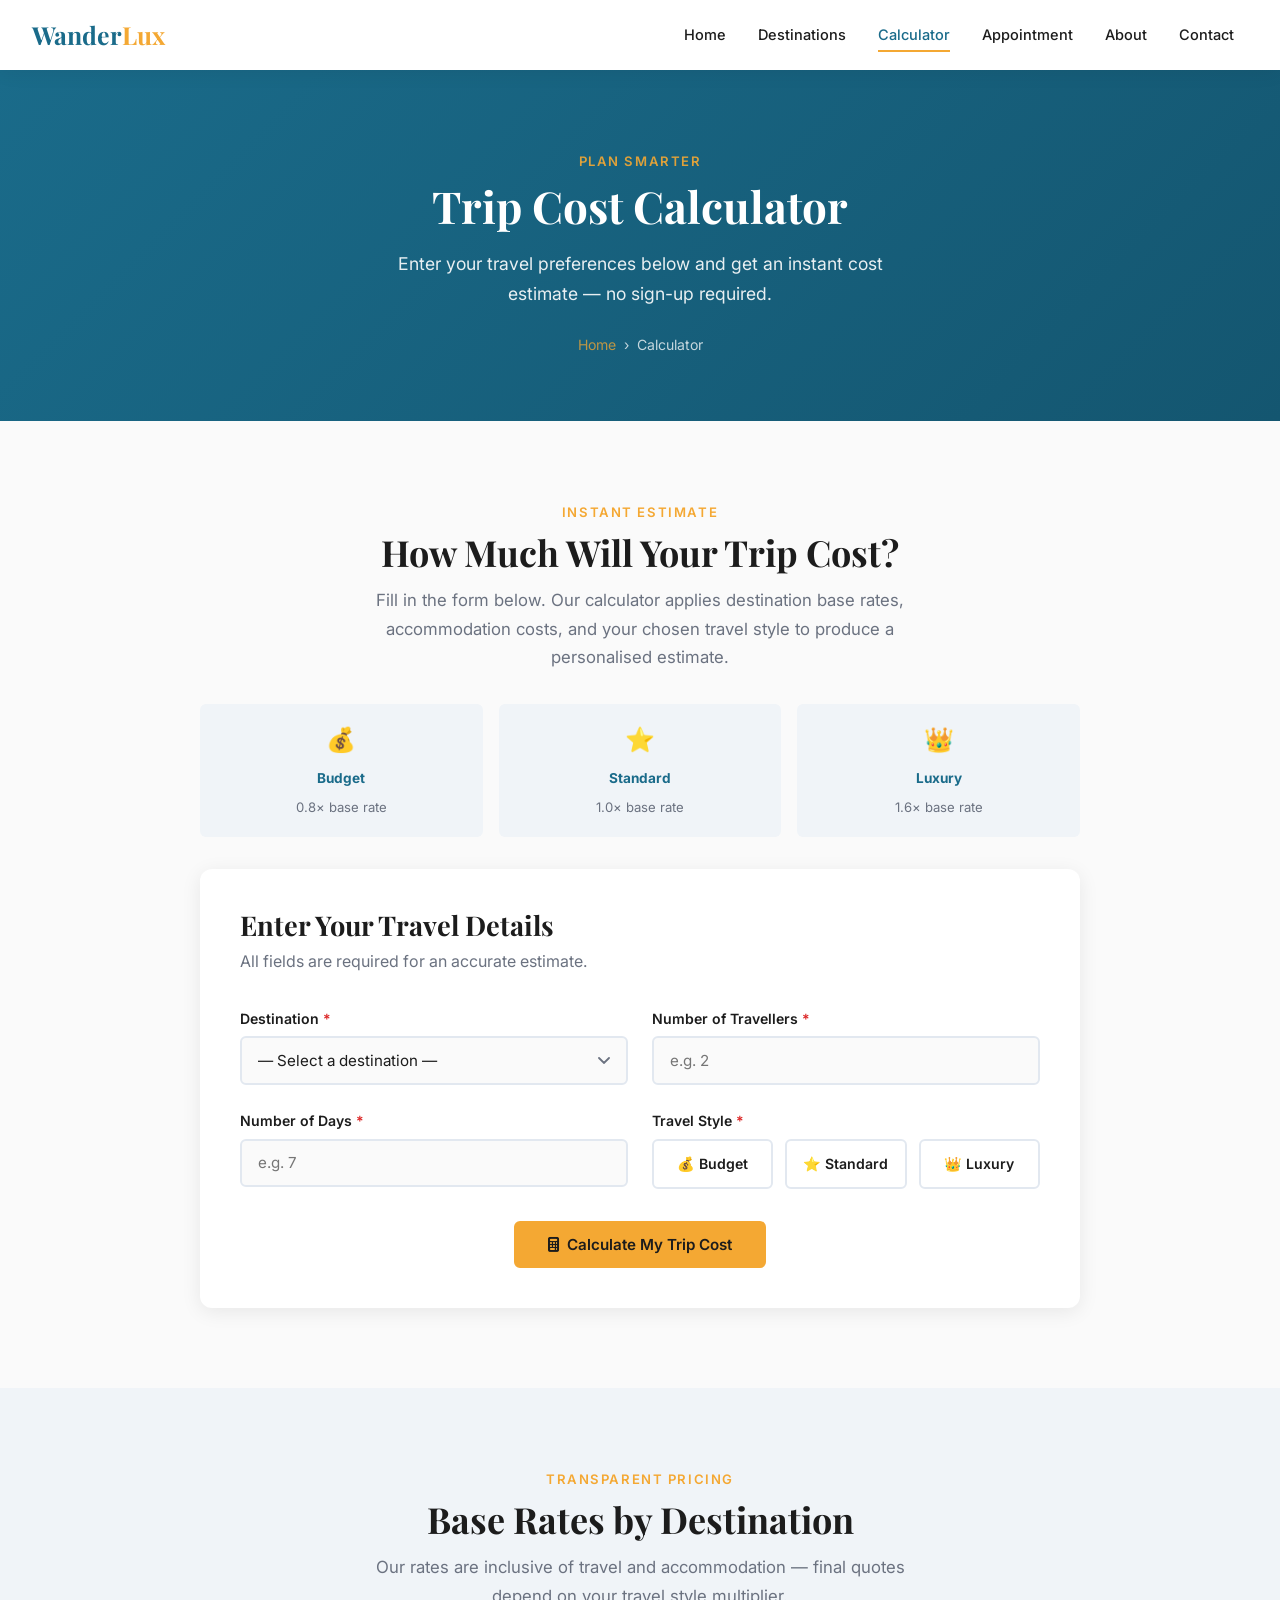
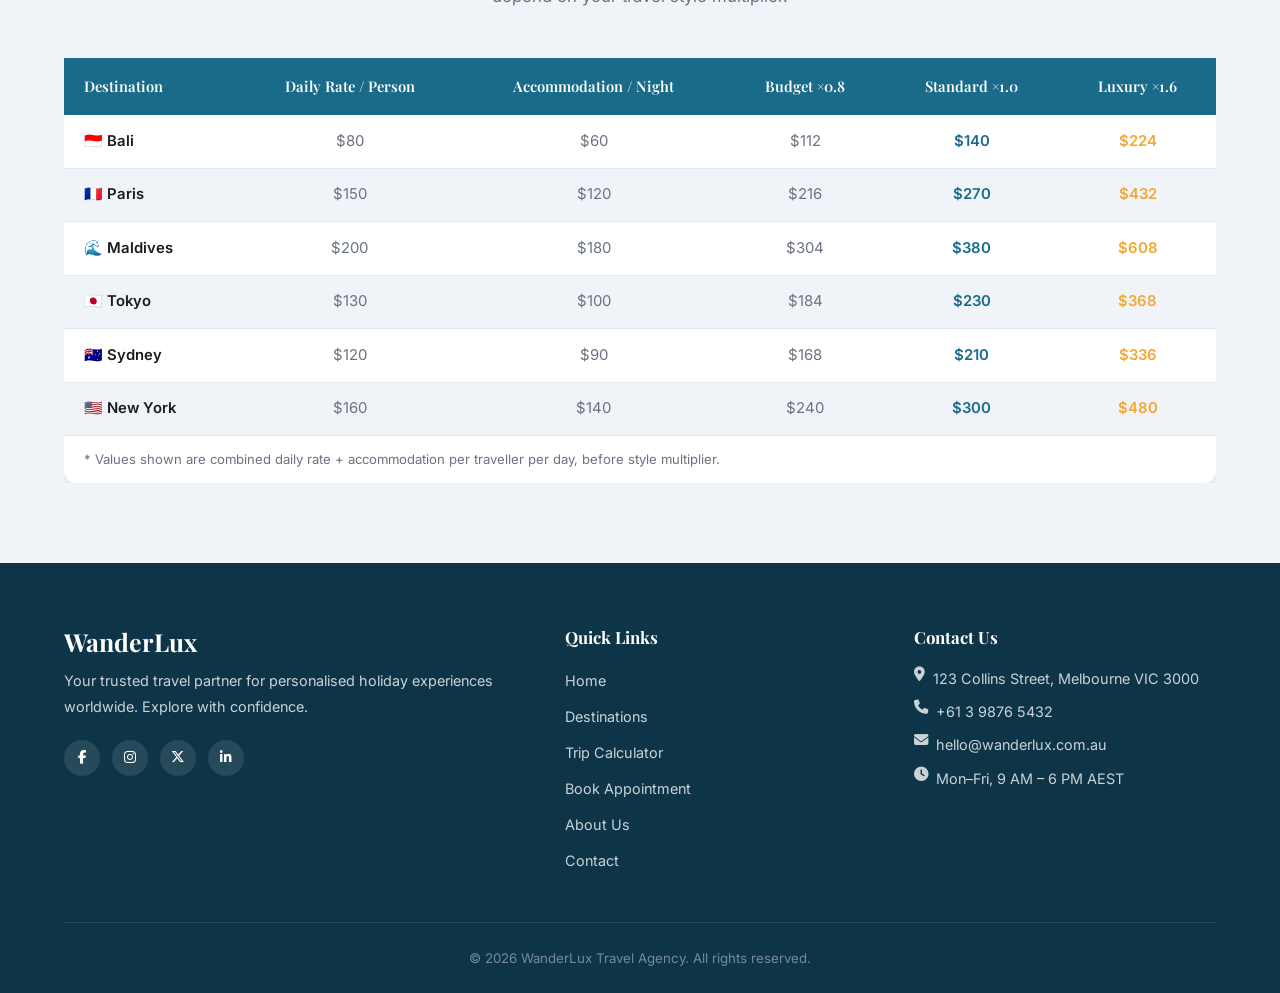
<file: calculator.html>
<!DOCTYPE html>
<html lang="en">
<head>
  <meta charset="UTF-8">
  <meta name="viewport" content="width=device-width, initial-scale=1.0">
  <meta name="description" content="Use the WanderLux Trip Cost Calculator to instantly estimate your travel costs by destination, travellers, duration, and travel style.">
  <meta name="keywords" content="trip cost calculator, travel budget, holiday cost estimate, WanderLux">
  <title>Trip Cost Calculator | WanderLux Travel Agency</title>
  <link rel="preconnect" href="https://fonts.googleapis.com">
  <link rel="preconnect" href="https://fonts.gstatic.com" crossorigin>
  <link rel="stylesheet" href="https://cdnjs.cloudflare.com/ajax/libs/font-awesome/6.5.1/css/all.min.css">
  <link rel="stylesheet" href="css/style.css">
</head>
<body>

  <a href="#main" class="skip-link">Skip to main content</a>

  <header>
    <nav class="navbar" role="navigation" aria-label="Main navigation">
      <a href="index.html" class="nav-logo" aria-label="WanderLux home">Wander<span>Lux</span></a>
      <button class="hamburger" aria-label="Toggle navigation menu" aria-expanded="false" aria-controls="nav-links">
        <span></span><span></span><span></span>
      </button>
      <ul class="nav-links" id="nav-links" role="list">
        <li><a href="index.html">Home</a></li>
        <li><a href="destinations.html">Destinations</a></li>
        <li><a href="calculator.html">Calculator</a></li>
        <li><a href="appointment.html">Appointment</a></li>
        <li><a href="about.html">About</a></li>
        <li><a href="contact.html">Contact</a></li>
      </ul>
    </nav>
  </header>

  <main id="main">

    <!-- Page Hero -->
    <section class="page-hero" aria-labelledby="page-title">
      <div class="container">
        <span class="eyebrow">Plan Smarter</span>
        <h1 id="page-title">Trip Cost Calculator</h1>
        <p>Enter your travel preferences below and get an instant cost estimate — no sign-up required.</p>
        <nav class="breadcrumb" aria-label="Breadcrumb">
          <a href="index.html">Home</a>
          <span aria-hidden="true">›</span>
          <span aria-current="page">Calculator</span>
        </nav>
      </div>
    </section>

    <!--  Calculator  -->
    <section class="section" aria-labelledby="calc-heading">
      <div class="container">
        <div class="calculator-wrapper">

          <!-- How it works -->
          <div class="section-header section-header--mb reveal">
            <span class="eyebrow">Instant Estimate</span>
            <h2 id="calc-heading">How Much Will Your Trip Cost?</h2>
            <p>Fill in the form below. Our calculator applies destination base rates, accommodation costs, and your chosen travel style to produce a personalised estimate.</p>
          </div>

          <!-- Rate info cards -->
          <div class="calc-hint-strip reveal">
            <div class="calc-hint-card">
              <span class="icon" aria-hidden="true">&#x1F4B0;</span>
              <strong>Budget</strong>
              <small>0.8× base rate</small>
            </div>
            <div class="calc-hint-card">
              <span class="icon" aria-hidden="true">&#x2B50;</span>
              <strong>Standard</strong>
              <small>1.0× base rate</small>
            </div>
            <div class="calc-hint-card">
              <span class="icon" aria-hidden="true">&#x1F451;</span>
              <strong>Luxury</strong>
              <small>1.6× base rate</small>
            </div>
          </div>

          <!-- Calculator Form -->
          <div class="calc-card reveal">
            <h2>Enter Your Travel Details</h2>
            <p class="subtitle">All fields are required for an accurate estimate.</p>

            <form id="calc-form" novalidate aria-label="Trip cost calculator form">
              <div class="calc-grid">

                <!-- Destination -->
                <div class="form-group">
                  <label for="destination">Destination <span class="req" aria-hidden="true">*</span></label>
                  <select id="destination" name="destination" required aria-required="true" aria-describedby="destination-err">
                    <option value="">— Select a destination —</option>
                    <option value="bali">Bali, Indonesia</option>
                    <option value="paris">Paris, France</option>
                    <option value="maldives">Maldives</option>
                    <option value="tokyo">Tokyo, Japan</option>
                    <option value="sydney">Sydney, Australia</option>
                    <option value="newyork">New York, USA</option>
                    <option value="rome">Rome, Italy</option>
                    <option value="dubai">Dubai, UAE</option>
                  </select>
                  <span class="error-msg" id="destination-err" role="alert"></span>
                </div>

                <!-- Travellers -->
                <div class="form-group">
                  <label for="travellers">Number of Travellers <span class="req" aria-hidden="true">*</span></label>
                  <input type="number" id="travellers" name="travellers"
                    min="1" max="20" placeholder="e.g. 2"
                    required aria-required="true" aria-describedby="travellers-err">
                  <span class="error-msg" id="travellers-err" role="alert"></span>
                </div>

                <!-- Days -->
                <div class="form-group">
                  <label for="days">Number of Days <span class="req" aria-hidden="true">*</span></label>
                  <input type="number" id="days" name="days"
                    min="1" max="30" placeholder="e.g. 7"
                    required aria-required="true" aria-describedby="days-err">
                  <span class="error-msg" id="days-err" role="alert"></span>
                </div>

                <!-- Travel Style -->
                <div class="form-group">
                  <fieldset class="fieldset-clean" id="style-group" aria-describedby="style-err">
                    <legend class="calc-legend">
                      Travel Style <span class="req" aria-hidden="true">*</span>
                    </legend>
                    <div class="style-options" role="radiogroup" aria-label="Choose your travel style">
                      <div class="style-option">
                        <input type="radio" id="style-budget" name="style" value="budget">
                        <label for="style-budget">&#x1F4B0; Budget</label>
                      </div>
                      <div class="style-option">
                        <input type="radio" id="style-standard" name="style" value="standard">
                        <label for="style-standard">&#x2B50; Standard</label>
                      </div>
                      <div class="style-option">
                        <input type="radio" id="style-luxury" name="style" value="luxury">
                        <label for="style-luxury">&#x1F451; Luxury</label>
                      </div>
                    </div>
                    <span class="error-msg" id="style-err" role="alert"></span>
                  </fieldset>
                </div>

                <!-- Submit -->
                <div class="calc-full calc-submit-row">
                  <button type="submit" class="btn btn-primary btn-wide">
                    <i class="fas fa-calculator" aria-hidden="true"></i>&nbsp; Calculate My Trip Cost
                  </button>
                </div>

              </div>
            </form>
          </div><!-- /calc-card -->

          <!-- Result Panel (shown by JS) -->
          <div id="result-panel" class="result-panel" aria-live="polite" aria-atomic="true">
            <span class="eyebrow result-eyebrow">Your Estimate</span>
            <span id="result-cost" class="result-cost"></span>
            <p id="result-message" class="result-message"></p>

            <div class="result-breakdown" aria-label="Cost breakdown table">
              <table>
                <caption class="sr-only">Detailed cost breakdown</caption>
                <tbody>
                  <tr>
                    <td>Daily travel cost (all travellers)</td>
                    <td id="bd-daily"></td>
                  </tr>
                  <tr>
                    <td>Accommodation total</td>
                    <td id="bd-accom"></td>
                  </tr>
                  <tr>
                    <td>Subtotal before style</td>
                    <td id="bd-subtotal"></td>
                  </tr>
                  <tr>
                    <td>Travel style adjustment</td>
                    <td id="bd-style"></td>
                  </tr>
                  <tr class="total-row">
                    <td><strong>Estimated Total</strong></td>
                    <td id="bd-total"></td>
                  </tr>
                </tbody>
              </table>
            </div>

            <p class="calc-disclaimer">
              * Estimates are indicative only. Final pricing is confirmed at time of booking.
            </p>
            <a href="appointment.html" class="btn btn-primary">
              <i class="fas fa-calendar-check" aria-hidden="true"></i>&nbsp; Book This Trip
            </a>
          </div>

        </div><!-- /calculator-wrapper -->
      </div>
    </section>

    <!--  Destination Rate Table  -->
    <section class="section section-alt" aria-labelledby="rates-heading">
      <div class="container">
        <div class="section-header reveal">
          <span class="eyebrow">Transparent Pricing</span>
          <h2 id="rates-heading">Base Rates by Destination</h2>
          <p>Our rates are inclusive of travel and accommodation — final quotes depend on your travel style multiplier.</p>
        </div>
        <div class="table-scroll reveal">
          <table class="rate-table">
            <thead>
              <tr>
                <th>Destination</th>
                <th>Daily Rate / Person</th>
                <th>Accommodation / Night</th>
                <th>Budget ×0.8</th>
                <th>Standard ×1.0</th>
                <th>Luxury ×1.6</th>
              </tr>
            </thead>
            <tbody>
              <tr>
                <td class="dest-name">&#x1F1EE;&#x1F1E9; Bali</td>
                <td class="num">$80</td>
                <td class="num">$60</td>
                <td class="num budget">$112</td>
                <td class="standard">$140</td>
                <td class="luxury">$224</td>
              </tr>
              <tr>
                <td class="dest-name">&#x1F1EB;&#x1F1F7; Paris</td>
                <td class="num">$150</td>
                <td class="num">$120</td>
                <td class="num budget">$216</td>
                <td class="standard">$270</td>
                <td class="luxury">$432</td>
              </tr>
              <tr>
                <td class="dest-name">&#x1F30A; Maldives</td>
                <td class="num">$200</td>
                <td class="num">$180</td>
                <td class="num budget">$304</td>
                <td class="standard">$380</td>
                <td class="luxury">$608</td>
              </tr>
              <tr>
                <td class="dest-name">&#x1F1EF;&#x1F1F5; Tokyo</td>
                <td class="num">$130</td>
                <td class="num">$100</td>
                <td class="num budget">$184</td>
                <td class="standard">$230</td>
                <td class="luxury">$368</td>
              </tr>
              <tr>
                <td class="dest-name">&#x1F1E6;&#x1F1FA; Sydney</td>
                <td class="num">$120</td>
                <td class="num">$90</td>
                <td class="num budget">$168</td>
                <td class="standard">$210</td>
                <td class="luxury">$336</td>
              </tr>
              <tr>
                <td class="dest-name">&#x1F1FA;&#x1F1F8; New York</td>
                <td class="num">$160</td>
                <td class="num">$140</td>
                <td class="num budget">$240</td>
                <td class="standard">$300</td>
                <td class="luxury">$480</td>
              </tr>
            </tbody>
            <tfoot>
              <tr>
                <td colspan="6">* Values shown are combined daily rate + accommodation per traveller per day, before style multiplier.</td>
              </tr>
            </tfoot>
          </table>
        </div>
      </div>
    </section>

  </main>

  <footer class="footer" role="contentinfo">
    <div class="container">
      <div class="footer-grid">
        <div class="footer-brand">
          <h3>WanderLux</h3>
          <p>Your trusted travel partner for personalised holiday experiences worldwide. Explore with confidence.</p>
          <div class="social-links" aria-label="Social media">
            <a href="#" aria-label="Follow us on Facebook"><i class="fab fa-facebook-f" aria-hidden="true"></i></a>
            <a href="#" aria-label="Follow us on Instagram"><i class="fab fa-instagram" aria-hidden="true"></i></a>
            <a href="#" aria-label="Follow us on X"><i class="fab fa-x-twitter" aria-hidden="true"></i></a>
            <a href="#" aria-label="Connect on LinkedIn"><i class="fab fa-linkedin-in" aria-hidden="true"></i></a>
          </div>
        </div>
        <nav class="footer-links" aria-label="Footer navigation">
          <h4>Quick Links</h4>
          <ul>
            <li><a href="index.html">Home</a></li>
            <li><a href="destinations.html">Destinations</a></li>
            <li><a href="calculator.html">Trip Calculator</a></li>
            <li><a href="appointment.html">Book Appointment</a></li>
            <li><a href="about.html">About Us</a></li>
            <li><a href="contact.html">Contact</a></li>
          </ul>
        </nav>
        <address class="footer-contact" >
          <h4>Contact Us</h4>
          <p><i class="fas fa-map-marker-alt" aria-hidden="true"></i> 123 Collins Street, Melbourne VIC 3000</p>
          <p><i class="fas fa-phone" aria-hidden="true"></i> +61 3 9876 5432</p>
          <p><i class="fas fa-envelope" aria-hidden="true"></i> hello@wanderlux.com.au</p>
          <p><i class="fas fa-clock" aria-hidden="true"></i> Mon–Fri, 9 AM – 6 PM AEST</p>
        </address>
      </div>
      <div class="footer-bottom">
        <p>&copy; 2026 WanderLux Travel Agency. All rights reserved.</p>
      </div>
    </div>
  </footer>

  <script src="js/main.js"></script>
  <script src="js/calculator.js"></script>
</body>
</html>
</file>
<file: css/style.css>
@import url('https://fonts.googleapis.com/css2?family=Playfair+Display:wght@400;600;700&family=Inter:wght@300;400;500;600&display=swap');

/* ── Variables ── */
:root {
  --primary:       #1A6B8A;
  --primary-dark:  #145670;
  --accent:        #F4A833;
  --accent-dark:   #e09420;
  --bg:            #FAFAFA;
  --bg-alt:        #F0F4F8;
  --text:          #1C1C1C;
  --text-muted:    #6B7280;
  --white:         #FFFFFF;
  --border:        #E2E8F0;
  --shadow:        0 4px 20px rgba(0,0,0,0.08);
  --shadow-lg:     0 8px 30px rgba(0,0,0,0.14);
  --radius:        12px;
  --radius-sm:     6px;
  --transition:    0.3s ease;
  --font-heading:  'Playfair Display', serif;
  --font-body:     'Inter', sans-serif;
  --nav-height:    70px;
}

/* ── Reset ── */
*, *::before, *::after { box-sizing: border-box; margin: 0; padding: 0; }
html  { scroll-behavior: smooth; }
body  { font-family: var(--font-body); font-size: 1rem; color: var(--text); background: var(--bg); line-height: 1.7; }
img   { max-width: 100%; display: block; }
a     { text-decoration: none; color: inherit; }
ul    { list-style: none; }
button { font-family: var(--font-body); }

/* ── Skip link ── */
.skip-link {
  position: absolute; top: -120px; left: 1rem;
  background: var(--primary); color: var(--white);
  padding: 0.6rem 1.25rem; border-radius: 0 0 var(--radius-sm) var(--radius-sm);
  z-index: 9999; font-size: 0.9rem; font-weight: 600;
  transition: top 0.2s;
}
.skip-link:focus { top: 0; }

/* ── Layout ── */
main { padding-top: var(--nav-height); }

.container { max-width: 1200px; margin: 0 auto; padding: 0 1.5rem; }

.section      { padding: 5rem 0; }
.section-alt  { background: var(--bg-alt); }

.section-header { text-align: center; margin-bottom: 3rem; }
.section-header h2 { font-family: var(--font-heading); font-size: 2.25rem; margin-bottom: 0.75rem; }
.section-header p  { color: var(--text-muted); font-size: 1.05rem; max-width: 580px; margin: 0 auto; }

/* ── Typography ── */
h1, h2, h3, h4 { font-family: var(--font-heading); line-height: 1.2; }

.eyebrow {
  display: block; font-size: 0.82rem; font-weight: 600;
  letter-spacing: 0.12em; text-transform: uppercase;
  color: var(--accent); margin-bottom: 0.5rem;
}

/* ── Buttons ── */
.btn {
  display: inline-block; padding: 0.75rem 2rem;
  border-radius: var(--radius-sm); font-size: 0.95rem; font-weight: 600;
  cursor: pointer; transition: all var(--transition);
  border: 2px solid transparent; text-align: center;
}
.btn-primary  { background: var(--accent); color: var(--text); border-color: var(--accent); }
.btn-primary:hover  { background: var(--accent-dark); border-color: var(--accent-dark); transform: translateY(-2px); box-shadow: 0 4px 14px rgba(244,168,51,0.45); }
.btn-secondary { background: var(--primary); color: var(--white); border-color: var(--primary); }
.btn-secondary:hover { background: var(--primary-dark); border-color: var(--primary-dark); transform: translateY(-2px); }
.btn-outline  { background: transparent; color: var(--white); border-color: var(--white); }
.btn-outline:hover  { background: var(--white); color: var(--primary); }
.btn:focus-visible { outline: 3px solid var(--accent); outline-offset: 3px; }

/* ── Navbar ── */
.navbar {
  position: fixed; top: 0; left: 0; right: 0; height: var(--nav-height);
  background: rgba(255,255,255,0.97); backdrop-filter: blur(10px);
  display: flex; align-items: center; justify-content: space-between;
  padding: 0 2rem; z-index: 1000;
  box-shadow: 0 1px 20px rgba(0,0,0,0.07);
}
.nav-logo { font-family: var(--font-heading); font-size: 1.55rem; font-weight: 700; color: var(--primary); }
.nav-logo span { color: var(--accent); }

.nav-links { display: flex; align-items: center; gap: 0.2rem; }
.nav-links a {
  padding: 0.5rem 0.9rem; font-size: 0.91rem; font-weight: 500;
  color: var(--text); border-radius: var(--radius-sm);
  transition: color var(--transition); position: relative;
}
.nav-links a::after {
  content: ''; position: absolute; bottom: 0; left: 0.9rem; right: 0.9rem;
  height: 2px; background: var(--accent);
  transform: scaleX(0); transition: transform var(--transition);
}
.nav-links a:hover, .nav-links a.active { color: var(--primary); }
.nav-links a:hover::after, .nav-links a.active::after { transform: scaleX(1); }
.nav-links a:focus-visible { outline: 2px solid var(--accent); outline-offset: 2px; border-radius: var(--radius-sm); }

.hamburger { display: none; flex-direction: column; gap: 5px; background: none; border: none; cursor: pointer; padding: 0.4rem; }
.hamburger span { display: block; width: 24px; height: 2px; background: var(--text); border-radius: 2px; transition: all var(--transition); }
.hamburger.open span:nth-child(1) { transform: rotate(45deg) translate(5px, 5px); }
.hamburger.open span:nth-child(2) { opacity: 0; transform: translateX(-8px); }
.hamburger.open span:nth-child(3) { transform: rotate(-45deg) translate(5px, -5px); }

/* ── Hero Slider ── */
.hero { position: relative; height: calc(100vh - var(--nav-height)); min-height: 520px; overflow: hidden; }
.slides { position: relative; height: 100%; }
.slide { position: absolute; inset: 0; opacity: 0; transition: opacity 0.9s ease; }
.slide.active { opacity: 1; }
.slide-bg { width: 100%; height: 100%; object-fit: cover; }
.slide-overlay { position: absolute; inset: 0; background: linear-gradient(135deg, rgba(20,86,112,0.75) 0%, rgba(0,0,0,0.38) 100%); }
.slide-content {
  position: absolute; inset: 0;
  display: flex; flex-direction: column; justify-content: center;
  padding: 0 8% 0 6%; max-width: 720px; color: var(--white);
}
.slide-content .eyebrow { color: var(--accent); font-size: 0.8rem; }
.slide-content h1,
.slide-content .slide-heading { font-size: clamp(2rem, 5vw, 3.5rem); margin-bottom: 1rem; text-shadow: 0 2px 12px rgba(0,0,0,0.25); }
.slide-content p { font-size: 1.15rem; margin-bottom: 2rem; opacity: 0.93; max-width: 460px; }

.slide-controls { position: absolute; bottom: 2rem; left: 50%; transform: translateX(-50%); display: flex; gap: 0.6rem; }
.slide-dot {
  width: 10px; height: 10px; border-radius: 50%; background: rgba(255,255,255,0.45);
  border: none; cursor: pointer; transition: all var(--transition); padding: 0;
}
.slide-dot.active { background: var(--accent); transform: scale(1.3); }
.slide-dot:focus-visible { outline: 2px solid var(--accent); outline-offset: 2px; }

.slide-arrow {
  position: absolute; top: 50%; transform: translateY(-50%);
  background: rgba(255,255,255,0.18); border: 2px solid rgba(255,255,255,0.5);
  color: var(--white); width: 46px; height: 46px; border-radius: 50%;
  font-size: 1.1rem; cursor: pointer; transition: all var(--transition);
  display: flex; align-items: center; justify-content: center;
}
.slide-arrow:hover { background: var(--accent); border-color: var(--accent); }
.slide-arrow.prev { left: 2rem; }
.slide-arrow.next { right: 2rem; }

/* ── Page Hero (inner pages) ── */
.page-hero {
  background: linear-gradient(135deg, var(--primary) 0%, var(--primary-dark) 100%);
  padding: 5rem 0 4rem; text-align: center; color: var(--white);
}
.page-hero .eyebrow { color: rgba(244,168,51,0.9); }
.page-hero h1 { font-size: 2.75rem; margin-bottom: 1rem; }
.page-hero p  { font-size: 1.1rem; opacity: 0.9; max-width: 520px; margin: 0 auto 1.5rem; }

.breadcrumb { display: flex; justify-content: center; gap: 0.5rem; font-size: 0.88rem; opacity: 0.75; }
.breadcrumb a { color: var(--accent); }

/* ── Cards ── */
.card-grid   { display: grid; grid-template-columns: repeat(auto-fit, minmax(280px, 1fr)); gap: 1.75rem; }
.card-grid-4 { display: grid; grid-template-columns: repeat(auto-fit, minmax(240px, 1fr)); gap: 1.5rem; }

.card { background: var(--white); border-radius: var(--radius); overflow: hidden; box-shadow: var(--shadow); transition: all var(--transition); }
.card:hover { transform: translateY(-6px); box-shadow: var(--shadow-lg); }
.card-img { width: 100%; height: 220px; object-fit: cover; }
.card-body { padding: 1.5rem; }
.card-body h3 { font-size: 1.2rem; margin-bottom: 0.4rem; }
.card-body p  { color: var(--text-muted); font-size: 0.92rem; margin-bottom: 1rem; }
.card-price   { font-weight: 700; color: var(--primary); font-size: 1.05rem; margin-bottom: 1rem; display: block; }

/* ── Service Cards ── */
.service-card {
  background: var(--white); border-radius: var(--radius); padding: 2.25rem 1.75rem;
  text-align: center; box-shadow: var(--shadow); transition: all var(--transition);
  border-bottom: 3px solid transparent;
}
.service-card:hover { transform: translateY(-6px); border-bottom-color: var(--accent); box-shadow: var(--shadow-lg); }
.service-icon  { font-size: 2.8rem; display: block; margin-bottom: 1rem; }
.service-card h3 { font-size: 1.2rem; margin-bottom: 0.6rem; color: var(--primary); }
.service-card p  { color: var(--text-muted); font-size: 0.92rem; margin-bottom: 1.25rem; }

/* ── Intro (Home) ── */
.intro-grid { display: grid; grid-template-columns: 1fr 1fr; gap: 4rem; align-items: center; }
.intro-text h2 { font-size: 2.25rem; margin-bottom: 1rem; }
.intro-text p  { color: var(--text-muted); margin-bottom: 1.5rem; }
.intro-img     { border-radius: var(--radius); overflow: hidden; box-shadow: var(--shadow-lg); }
.intro-img img { width: 100%; height: 400px; object-fit: cover; }

/* ── Why WanderLux ── */
.why-grid { display: grid; grid-template-columns: repeat(4, 1fr); gap: 1.5rem; }
.why-item { text-align: center; padding: 2rem 1rem; background: var(--white); border-radius: var(--radius); box-shadow: var(--shadow); transition: transform var(--transition); }
.why-item:hover { transform: translateY(-4px); }
.why-icon  { font-size: 2.4rem; display: block; margin-bottom: 1rem; }
.why-item h3 { font-size: 1rem; margin-bottom: 0.4rem; color: var(--primary); }
.why-item p  { font-size: 0.88rem; color: var(--text-muted); }

/* ── Gallery (Destinations) ── */
.gallery-grid {
  display: grid;
  grid-template-columns: repeat(3, 1fr);
  grid-template-rows: 240px 240px;
  gap: 1rem;
}
.gallery-item { position: relative; border-radius: var(--radius); overflow: hidden; cursor: pointer; }
.gallery-item:first-child { grid-row: span 2; }
.gallery-item img { width: 100%; height: 100%; object-fit: cover; transition: transform 0.4s ease; }
.gallery-item:hover img { transform: scale(1.06); }
.gallery-label {
  position: absolute; bottom: 0; left: 0; right: 0;
  background: linear-gradient(transparent, rgba(0,0,0,0.68));
  color: var(--white); padding: 1.5rem 1rem 1rem;
  font-family: var(--font-heading); font-size: 1.05rem; font-weight: 600;
}

/* ── Calculator ── */
.calculator-wrapper { max-width: 880px; margin: 0 auto; }

.calc-card { background: var(--white); border-radius: var(--radius); padding: 2.5rem; box-shadow: var(--shadow); }
.calc-card h2 { font-size: 1.7rem; margin-bottom: 0.4rem; }
.calc-card .subtitle { color: var(--text-muted); margin-bottom: 2rem; }

.calc-grid { display: grid; grid-template-columns: 1fr 1fr; gap: 1.5rem; }
.calc-full  { grid-column: 1 / -1; }

.style-options { display: flex; gap: 0.75rem; }
.style-option  { flex: 1; position: relative; }
.style-option input[type="radio"] { position: absolute; opacity: 0; width: 0; height: 0; }
.style-option label {
  display: block; padding: 0.7rem; border: 2px solid var(--border);
  border-radius: var(--radius-sm); text-align: center;
  cursor: pointer; transition: all var(--transition); font-weight: 500; font-size: 0.9rem;
}
.style-option label:hover { border-color: var(--primary); color: var(--primary); }
.style-option input:checked + label { border-color: var(--primary); background: var(--primary); color: var(--white); }
.style-option input:focus-visible + label { box-shadow: 0 0 0 3px rgba(26,107,138,0.2); }

.result-panel {
  display: none; background: linear-gradient(135deg, var(--primary) 0%, var(--primary-dark) 100%);
  color: var(--white); border-radius: var(--radius); padding: 2.5rem; margin-top: 2rem; text-align: center;
}
.result-panel.visible { display: block; animation: fadeInUp 0.4s ease; }
.result-cost { font-family: var(--font-heading); font-size: 3rem; font-weight: 700; color: var(--accent); margin: 0.75rem 0; display: block; }
.result-message { font-size: 1.05rem; opacity: 0.95; margin-bottom: 1.5rem; line-height: 1.6; }
.result-breakdown { background: rgba(255,255,255,0.1); border-radius: var(--radius-sm); padding: 1.25rem; margin-bottom: 1.5rem; text-align: left; }
.result-breakdown table { width: 100%; border-collapse: collapse; }
.result-breakdown td { padding: 0.35rem 0; font-size: 0.92rem; }
.result-breakdown td:last-child { text-align: right; font-weight: 600; }
.result-breakdown tr.total-row td { border-top: 1px solid rgba(255,255,255,0.25); padding-top: 0.6rem; font-weight: 700; font-size: 1rem; color: var(--accent); }

/* ── Forms ── */
.form-group { display: flex; flex-direction: column; gap: 0.35rem; }
.form-group label { font-size: 0.88rem; font-weight: 600; color: var(--text); }

.form-group input,
.form-group select,
.form-group textarea {
  padding: 0.8rem 1rem; border: 2px solid var(--border);
  border-radius: var(--radius-sm); font-family: var(--font-body);
  font-size: 0.95rem; color: var(--text); background: var(--bg);
  transition: border-color var(--transition), box-shadow var(--transition);
  -webkit-appearance: none; appearance: none;
}
.form-group input:focus,
.form-group select:focus,
.form-group textarea:focus {
  outline: none; border-color: var(--primary);
  box-shadow: 0 0 0 3px rgba(26,107,138,0.11);
}
.form-group textarea { min-height: 120px; resize: vertical; }
.form-group select {
  background-image: url("data:image/svg+xml,%3Csvg xmlns='http://www.w3.org/2000/svg' width='12' height='7' viewBox='0 0 12 7'%3E%3Cpath d='M1 1l5 5 5-5' stroke='%236B7280' stroke-width='1.8' fill='none' stroke-linecap='round'/%3E%3C/svg%3E");
  background-repeat: no-repeat; background-position: right 1rem center; padding-right: 2.5rem; cursor: pointer;
}

.error-msg { font-size: 0.81rem; color: #DC2626; display: none; }
.form-group.error input,
.form-group.error select,
.form-group.error textarea { border-color: #DC2626; }
.form-group.error .error-msg { display: block; }
.form-group.success input,
.form-group.success select,
.form-group.success textarea { border-color: #16A34A; }

/* ── Form Box (Appointment / Contact) ── */
.form-box { background: var(--white); padding: 2.5rem; border-radius: var(--radius); box-shadow: var(--shadow); }
.form-box h2 { font-size: 1.75rem; margin-bottom: 0.4rem; }
.form-box .subtitle { color: var(--text-muted); margin-bottom: 2rem; font-size: 0.95rem; }

.form-grid { display: grid; grid-template-columns: 1fr 1fr; gap: 1.25rem; }
.form-full  { grid-column: 1 / -1; }

.form-section-wrapper { max-width: 720px; margin: 0 auto; }

/* ── Success Message ── */
.success-message { display: none; text-align: center; padding: 3rem 2rem; background: var(--white); border-radius: var(--radius); box-shadow: var(--shadow); }
.success-message.visible { display: block; animation: fadeInUp 0.4s ease; }
.success-icon { font-size: 3.5rem; margin-bottom: 1rem; display: block; }
.success-message h3 { font-size: 1.75rem; margin-bottom: 0.75rem; color: var(--primary); }
.success-message p  { color: var(--text-muted); margin-bottom: 1.5rem; }

/* ── About ── */
.about-intro-grid { display: grid; grid-template-columns: 1.2fr 1fr; gap: 4rem; align-items: center; }
.about-intro-text h2 { font-size: 2.25rem; margin-bottom: 1rem; }
.about-intro-text p  { color: var(--text-muted); margin-bottom: 1rem; }
.about-img     { border-radius: var(--radius); overflow: hidden; box-shadow: var(--shadow-lg); }
.about-img img { width: 100%; height: 390px; object-fit: cover; }

.team-card { background: var(--white); border-radius: var(--radius); overflow: hidden; box-shadow: var(--shadow); text-align: center; transition: all var(--transition); }
.team-card:hover { transform: translateY(-6px); box-shadow: var(--shadow-lg); }
.team-img  { width: 100%; height: 240px; object-fit: cover; object-position: top; }
.team-body { padding: 1.5rem; }
.team-body h3   { font-size: 1.15rem; margin-bottom: 0.2rem; }
.team-title     { color: var(--accent); font-size: 0.85rem; font-weight: 600; margin-bottom: 0.75rem; display: block; }
.team-body p    { color: var(--text-muted); font-size: 0.9rem; }

.values-grid { display: grid; grid-template-columns: repeat(4, 1fr); gap: 1.5rem; }
.value-item { text-align: center; padding: 2rem 1.25rem; background: var(--white); border-radius: var(--radius); box-shadow: var(--shadow); transition: all var(--transition); }
.value-item:hover { transform: translateY(-4px); box-shadow: var(--shadow-lg); }
.value-icon  { font-size: 2.5rem; display: block; margin-bottom: 1rem; }
.value-item h3 { font-size: 1rem; margin-bottom: 0.4rem; color: var(--primary); }
.value-item p  { font-size: 0.87rem; color: var(--text-muted); }

/* ── Stats ── */
.stats-section { background: linear-gradient(135deg, var(--primary) 0%, var(--primary-dark) 100%); padding: 4.5rem 0; }
.stats-grid { display: grid; grid-template-columns: repeat(3, 1fr); gap: 2rem; text-align: center; color: var(--white); }
.stat-number { font-family: var(--font-heading); font-size: 3rem; font-weight: 700; color: var(--accent); display: block; line-height: 1; }
.stat-label  { font-size: 1rem; opacity: 0.88; margin-top: 0.5rem; display: block; }

/* ── Contact ── */
.contact-grid { display: grid; grid-template-columns: 1fr 1.5fr; gap: 4rem; align-items: start; }
.contact-info h2 { font-size: 2rem; margin-bottom: 1.5rem; }
.contact-detail { display: flex; align-items: flex-start; gap: 1rem; margin-bottom: 1.5rem; }
.contact-icon   { font-size: 1.4rem; flex-shrink: 0; margin-top: 0.1rem; }
.contact-detail h4 { font-size: 0.82rem; font-weight: 600; text-transform: uppercase; letter-spacing: 0.06em; color: var(--text-muted); margin-bottom: 0.2rem; }
.contact-detail p  { font-size: 0.95rem; color: var(--text); }

.map-container { border-radius: var(--radius); overflow: hidden; margin-top: 2rem; box-shadow: var(--shadow); }
.map-container iframe { width: 100%; height: 220px; border: none; display: block; }

/* ── Footer ── */
.footer { background: #0D3547; color: rgba(255,255,255,0.78); padding-top: 4rem; }
.footer-grid { display: grid; grid-template-columns: 1.5fr 1fr 1fr; gap: 3rem; padding-bottom: 3rem; border-bottom: 1px solid rgba(255,255,255,0.1); }
.footer-brand h3 { font-family: var(--font-heading); font-size: 1.55rem; color: var(--white); margin-bottom: 0.75rem; }
.footer-brand p  { font-size: 0.9rem; line-height: 1.8; margin-bottom: 1.25rem; }
.social-links { display: flex; gap: 0.75rem; }
.social-links a {
  width: 36px; height: 36px; border-radius: 50%;
  background: rgba(255,255,255,0.1); display: flex; align-items: center;
  justify-content: center; color: var(--white); font-size: 0.85rem;
  transition: background var(--transition);
}
.social-links a:hover { background: var(--accent); }
.footer-links h4, .footer-contact h4 { font-family: var(--font-heading); font-size: 1.05rem; color: var(--white); margin-bottom: 1.25rem; }
.footer-links ul  { display: flex; flex-direction: column; gap: 0.55rem; }
.footer-links a   { font-size: 0.9rem; transition: color var(--transition); }
.footer-links a:hover { color: var(--accent); }
.footer-contact p { font-size: 0.9rem; margin-bottom: 0.55rem; display: flex; align-items: flex-start; gap: 0.5rem; }
.footer-bottom { padding: 1.5rem 0; text-align: center; font-size: 0.83rem; opacity: 0.55; }

/* ── Scroll Reveal ── */
.reveal { opacity: 0; transform: translateY(28px); transition: opacity 0.65s ease, transform 0.65s ease; }
.reveal.visible { opacity: 1; transform: translateY(0); }
.reveal-d1 { transition-delay: 0.1s; }
.reveal-d2 { transition-delay: 0.2s; }
.reveal-d3 { transition-delay: 0.3s; }
.reveal-d4 { transition-delay: 0.4s; }

/* ── Animations ── */
@keyframes fadeInUp {
  from { opacity: 0; transform: translateY(20px); }
  to   { opacity: 1; transform: translateY(0); }
}

/* ── Responsive — 992px ── */
@media (max-width: 992px) {
  .why-grid         { grid-template-columns: repeat(2, 1fr); }
  .values-grid      { grid-template-columns: repeat(2, 1fr); }
  .intro-grid       { grid-template-columns: 1fr; gap: 2.5rem; }
  .intro-img img    { height: 300px; }
  .about-intro-grid { grid-template-columns: 1fr; gap: 2.5rem; }
  .about-img img    { height: 300px; }
  .contact-grid     { grid-template-columns: 1fr; gap: 2.5rem; }
  .footer-grid      { grid-template-columns: 1fr 1fr; gap: 2rem; }
  .gallery-grid     { grid-template-columns: 1fr 1fr; grid-template-rows: repeat(3, 200px); }
  .gallery-item:first-child { grid-row: span 1; }
}

/* ── Responsive — 768px ── */
@media (max-width: 768px) {
  .hamburger { display: flex; }

  .nav-links {
    position: fixed; top: var(--nav-height); left: 0; right: 0;
    background: var(--white); flex-direction: column;
    padding: 1.25rem 1rem; gap: 0.2rem;
    box-shadow: 0 10px 30px rgba(0,0,0,0.1);
    transform: translateY(-110%); opacity: 0; pointer-events: none;
    transition: transform var(--transition), opacity var(--transition);
  }
  .nav-links.open { transform: translateY(0); opacity: 1; pointer-events: auto; }
  .nav-links a { display: block; padding: 0.75rem 1rem; }
  .nav-links a:hover { background: var(--bg-alt); border-radius: var(--radius-sm); }

  .hero { height: 88vh; }
  .slide-content { padding: 0 1.5rem; }
  .slide-content h1,
  .slide-content .slide-heading { font-size: 2rem; }
  .slide-arrow { display: none; }

  .page-hero h1  { font-size: 2rem; }
  .page-hero     { padding: 3.5rem 0 3rem; }

  .card-grid     { grid-template-columns: 1fr; }
  .card-grid-4   { grid-template-columns: 1fr 1fr; }
  .why-grid      { grid-template-columns: repeat(2, 1fr); }

  .calc-grid     { grid-template-columns: 1fr; }
  .form-grid     { grid-template-columns: 1fr; }
  .style-options { flex-direction: column; gap: 0.5rem; }
  .calc-card     { padding: 1.75rem; }

  .gallery-grid  { grid-template-columns: 1fr; grid-template-rows: auto; }
  .gallery-item  { height: 200px; }
  .gallery-item:first-child { grid-row: span 1; }

  .stats-grid    { grid-template-columns: 1fr; gap: 2rem; }
  .footer-grid   { grid-template-columns: 1fr; gap: 2rem; }

  .section       { padding: 3.5rem 0; }
  .form-box      { padding: 1.75rem; }
}

/* ── Responsive — 480px ── */
@media (max-width: 480px) {
  .card-grid-4        { grid-template-columns: 1fr; }
  .values-grid        { grid-template-columns: 1fr 1fr; }
  .page-hero h1       { font-size: 1.75rem; }
  .result-cost        { font-size: 2.25rem; }
  .section-header h2  { font-size: 1.75rem; }
  .stat-number        { font-size: 2.4rem; }
  .footer-grid        { grid-template-columns: 1fr; }
  .calc-hint-strip    { grid-template-columns: 1fr; }
  .benefit-strip      { grid-template-columns: 1fr; }
  .mission-grid       { grid-template-columns: 1fr; }
  .cta-btn-group      { flex-direction: column; align-items: center; }
}

/* ════════════════════════════════════════════
   Phase 9 — Styling Polish Additions
   ════════════════════════════════════════════ */

/* ── Utility ── */
.sr-only {
  position: absolute; width: 1px; height: 1px;
  padding: 0; margin: -1px; overflow: hidden;
  clip: rect(0,0,0,0); white-space: nowrap; border: 0;
}
.text-center { text-align: center; }

/* Scroll offset for fixed nav when jumping to anchors */
html { scroll-padding-top: calc(var(--nav-height) + 1rem); }

/* Reset address font-style site-wide */
address { font-style: normal; }

/* ── CTA Banner (replaces inline styles on CTA sections) ── */
.cta-banner { background: linear-gradient(135deg, var(--primary) 0%, var(--primary-dark) 100%); padding: 4rem 0; }
.cta-banner-inner { text-align: center; color: var(--white); }
.cta-banner-inner .eyebrow { color: var(--accent); }
.cta-banner-inner h2 { font-size: 2.2rem; margin-bottom: 1rem; }
.cta-banner-inner p  { opacity: 0.9; max-width: 520px; margin: 0 auto 2rem; }
.cta-btn-group { display: flex; gap: 1rem; justify-content: center; flex-wrap: wrap; }

/* ── Calculator hint strip ── */
.calc-hint-strip { display: grid; grid-template-columns: repeat(3, 1fr); gap: 1rem; margin-bottom: 2rem; }
.calc-hint-card  { background: var(--bg-alt); border-radius: var(--radius-sm); padding: 1rem; text-align: center; }
.calc-hint-card .icon   { font-size: 1.5rem; display: block; margin-bottom: 0.4rem; }
.calc-hint-card strong  { font-size: 0.85rem; color: var(--primary); display: block; margin-bottom: 0.2rem; }
.calc-hint-card small   { font-size: 0.82rem; color: var(--text-muted); }

/* ── Benefit strip (Appointment page) ── */
.benefit-strip { display: grid; grid-template-columns: repeat(3, 1fr); gap: 1rem; margin-bottom: 2.5rem; }
.benefit-card  { text-align: center; padding: 1.25rem; background: var(--bg-alt); border-radius: var(--radius-sm); }
.benefit-card .icon   { font-size: 1.8rem; display: block; margin-bottom: 0.5rem; }
.benefit-card strong  { font-size: 0.9rem; color: var(--primary); display: block; margin-bottom: 0.2rem; }
.benefit-card p       { font-size: 0.82rem; color: var(--text-muted); margin: 0; }

/* ── Responsive rate table (Calculator page) ── */
.table-scroll { overflow-x: auto; }
.rate-table   { width: 100%; border-collapse: collapse; background: var(--white); border-radius: var(--radius); box-shadow: var(--shadow); min-width: 600px; }
.rate-table thead tr { background: var(--primary); color: var(--white); }
.rate-table th { padding: 1rem 1.25rem; text-align: left; font-family: var(--font-heading); font-weight: 600; font-size: 0.92rem; }
.rate-table th:not(:first-child) { text-align: center; }
.rate-table td { padding: 0.85rem 1.25rem; font-size: 0.93rem; color: var(--text-muted); }
.rate-table td.dest-name { font-weight: 600; color: var(--text); }
.rate-table td.num       { text-align: center; }
.rate-table td.standard  { text-align: center; color: var(--primary); font-weight: 600; }
.rate-table td.luxury    { text-align: center; color: var(--accent); font-weight: 600; }
.rate-table td.budget    { text-align: center; }
.rate-table tbody tr:nth-child(even) { background: var(--bg-alt); }
.rate-table tbody tr { border-bottom: 1px solid var(--border); }
.rate-table tfoot td { padding: 0.75rem 1.25rem; font-size: 0.82rem; color: var(--text-muted); }

/* ── Mission grid (About page) ── */
.mission-grid { display: grid; grid-template-columns: 1fr 1fr; gap: 4rem; align-items: start; }

/* ── FAQ (Contact page) ── */
.faq-list { max-width: 780px; margin: 0 auto; display: flex; flex-direction: column; gap: 1rem; }
.faq-item { background: var(--white); border-radius: var(--radius-sm); padding: 1.25rem 1.5rem; box-shadow: var(--shadow); }
.faq-item summary { font-weight: 600; font-size: 1rem; color: var(--primary); cursor: pointer; list-style: none; display: flex; justify-content: space-between; align-items: center; user-select: none; }
.faq-item summary::-webkit-details-marker { display: none; }
.faq-item summary:focus-visible { outline: 2px solid var(--accent); outline-offset: 2px; border-radius: 2px; }
.faq-toggle { transition: transform var(--transition); flex-shrink: 0; }
details[open] .faq-toggle { transform: rotate(180deg); }
.faq-body { margin-top: 0.75rem; color: var(--text-muted); font-size: 0.95rem; line-height: 1.7; }
.faq-body a { color: var(--primary); text-decoration: underline; }

/* ── Hamburger focus ── */
.hamburger:focus-visible { outline: 2px solid var(--accent); outline-offset: 3px; border-radius: var(--radius-sm); }

/* ── Destinations inline CTA fix ── */
.dest-cta-inner { text-align: center; }
.dest-cta-inner h2 { font-size: 2rem; margin-bottom: 1rem; }
.dest-cta-inner p  { color: var(--text-muted); max-width: 500px; margin: 0 auto 2rem; }

/* ── Reduced motion ── */
@media (prefers-reduced-motion: reduce) {
  *, *::before, *::after {
    animation-duration: 0.01ms !important;
    transition-duration: 0.01ms !important;
  }
  .reveal { opacity: 1 !important; transform: none !important; }
}

/* ── Print ── */
@media print {
  .navbar, .footer, .slide-controls, .slide-arrow, .hamburger, .cta-banner { display: none !important; }
  main { padding-top: 0; }
  .hero { height: auto; min-height: 0; }
  .slide { position: relative; opacity: 1; }
  .slide:not(:first-child) { display: none; }
  .slide-overlay { display: none; }
  .page-hero { background: none; color: var(--text); padding: 1rem 0; }
  .page-hero h1 { color: var(--text); }
  .card { box-shadow: none; border: 1px solid var(--border); break-inside: avoid; }
  a[href]::after { content: ' (' attr(href) ')'; font-size: 0.8em; }
}

/* ── Responsive additions (768px) ── */
@media (max-width: 768px) {
  .mission-grid     { grid-template-columns: 1fr; gap: 2.5rem; }
  .calc-hint-strip  { grid-template-columns: 1fr; }
  .benefit-strip    { grid-template-columns: 1fr; }
  .rate-table th, .rate-table td { padding: 0.6rem 0.75rem; font-size: 0.85rem; }
}

/* ── Form utilities ── */
.req         { color: #DC2626; }
.form-hint   { font-size: 0.8rem; color: var(--text-muted); margin-top: 0.3rem; display: block; }
.fieldset-clean { border: none; padding: 0; margin: 0; }
.btn-full    { width: 100%; display: block; }
.link-primary { color: var(--primary); text-decoration: underline; }
.link-primary:hover { color: var(--primary-dark); }

/* ── Calculator result ── */
.result-eyebrow   { color: var(--accent); }
.calc-disclaimer  { font-size: 0.82rem; opacity: 0.75; margin-bottom: 1.5rem; }

/* ── Misc layout ── */
.btn-mt      { margin-top: 0.5rem; }
.btn-wide    { min-width: 220px; }
.steps-grid  { display: grid; grid-template-columns: repeat(auto-fit, minmax(220px,1fr)); gap: 1.5rem; }
.calc-submit-row { text-align: center; margin-top: 0.5rem; }
.view-all-wrap { text-align: center; margin-top: 2.5rem; }
.section-header--mb { margin-bottom: 2rem; }
.calc-legend { font-size: 0.88rem; font-weight: 600; color: var(--text); margin-bottom: 0.35rem; }
.contact-form-intro { color: var(--text-muted); margin-bottom: 1.75rem; font-size: 0.95rem; }
.contact-form-field { margin-bottom: 1.25rem; }
.contact-form-field--lg { margin-bottom: 1.75rem; }
.contact-form-field--lg textarea { min-height: 150px; }
.mission-grid p { color: var(--text-muted); }
.text-muted-p   { color: var(--text-muted); }
</file>
